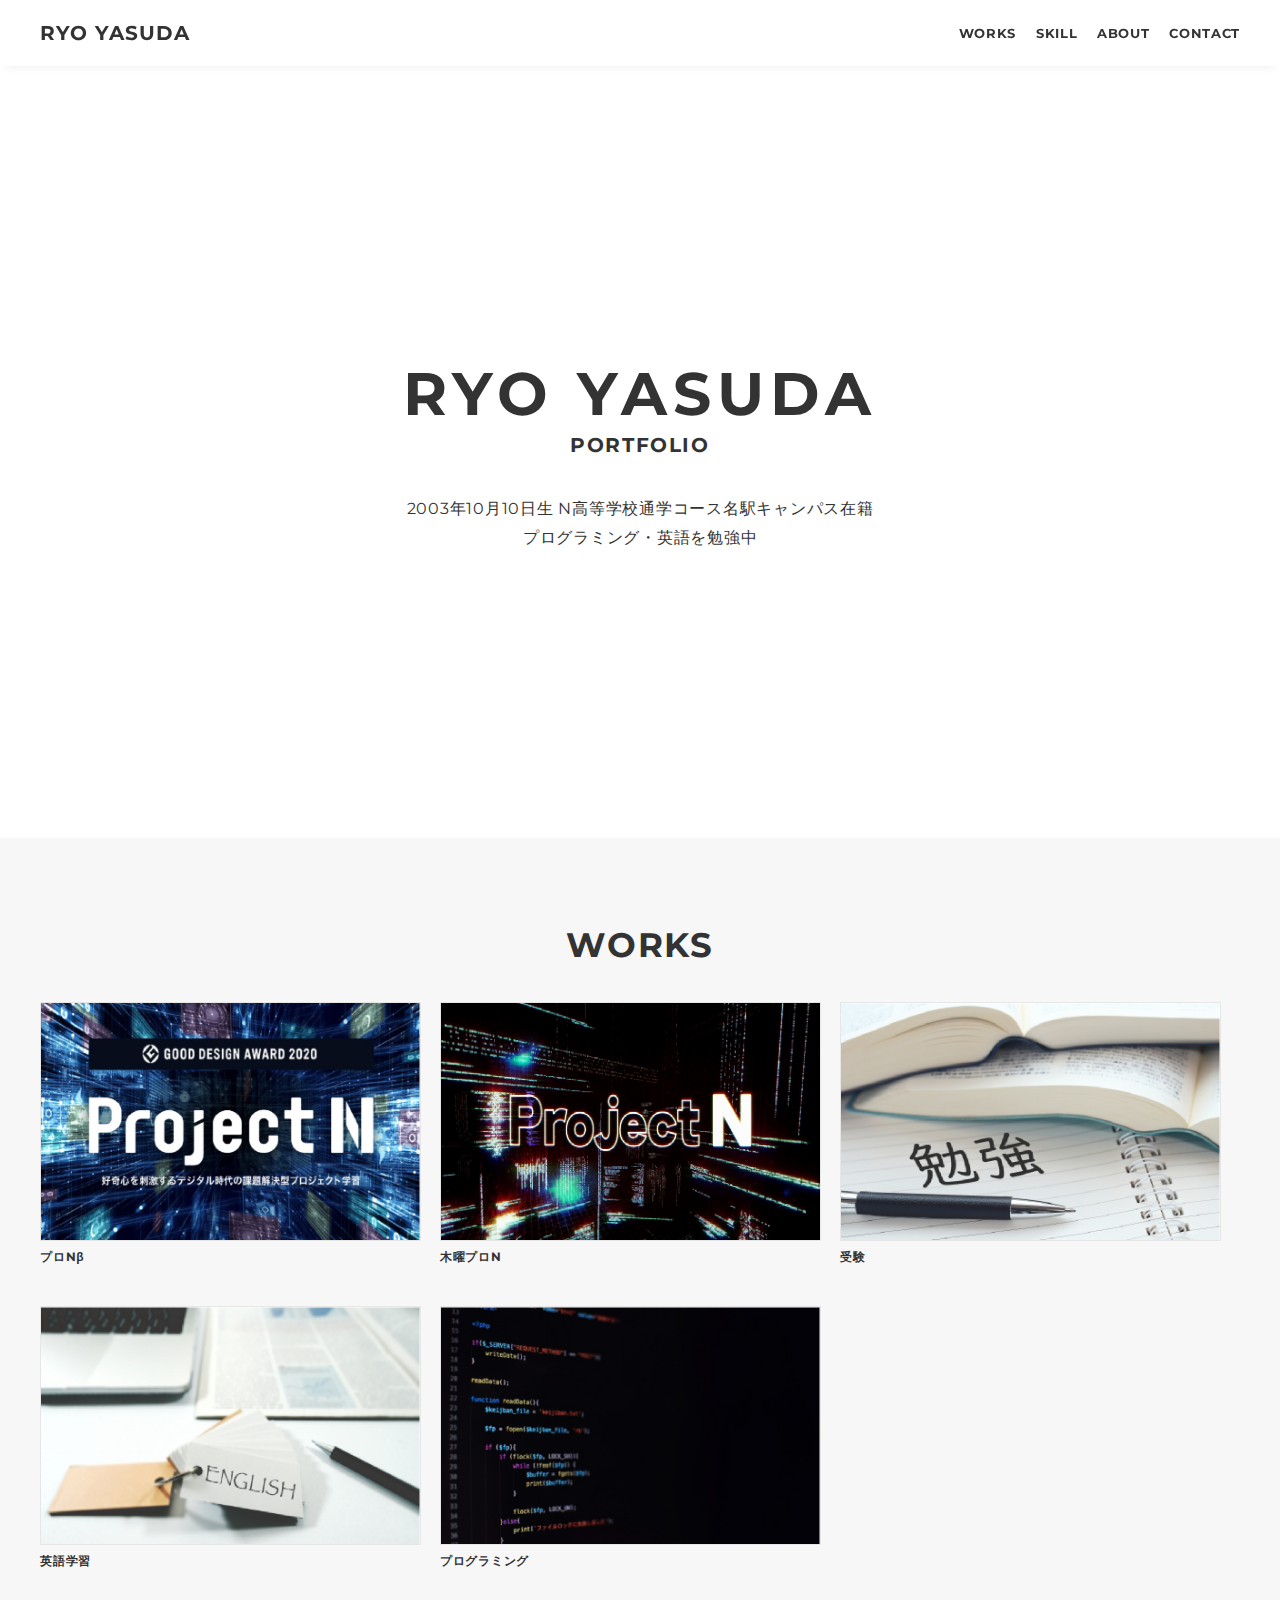
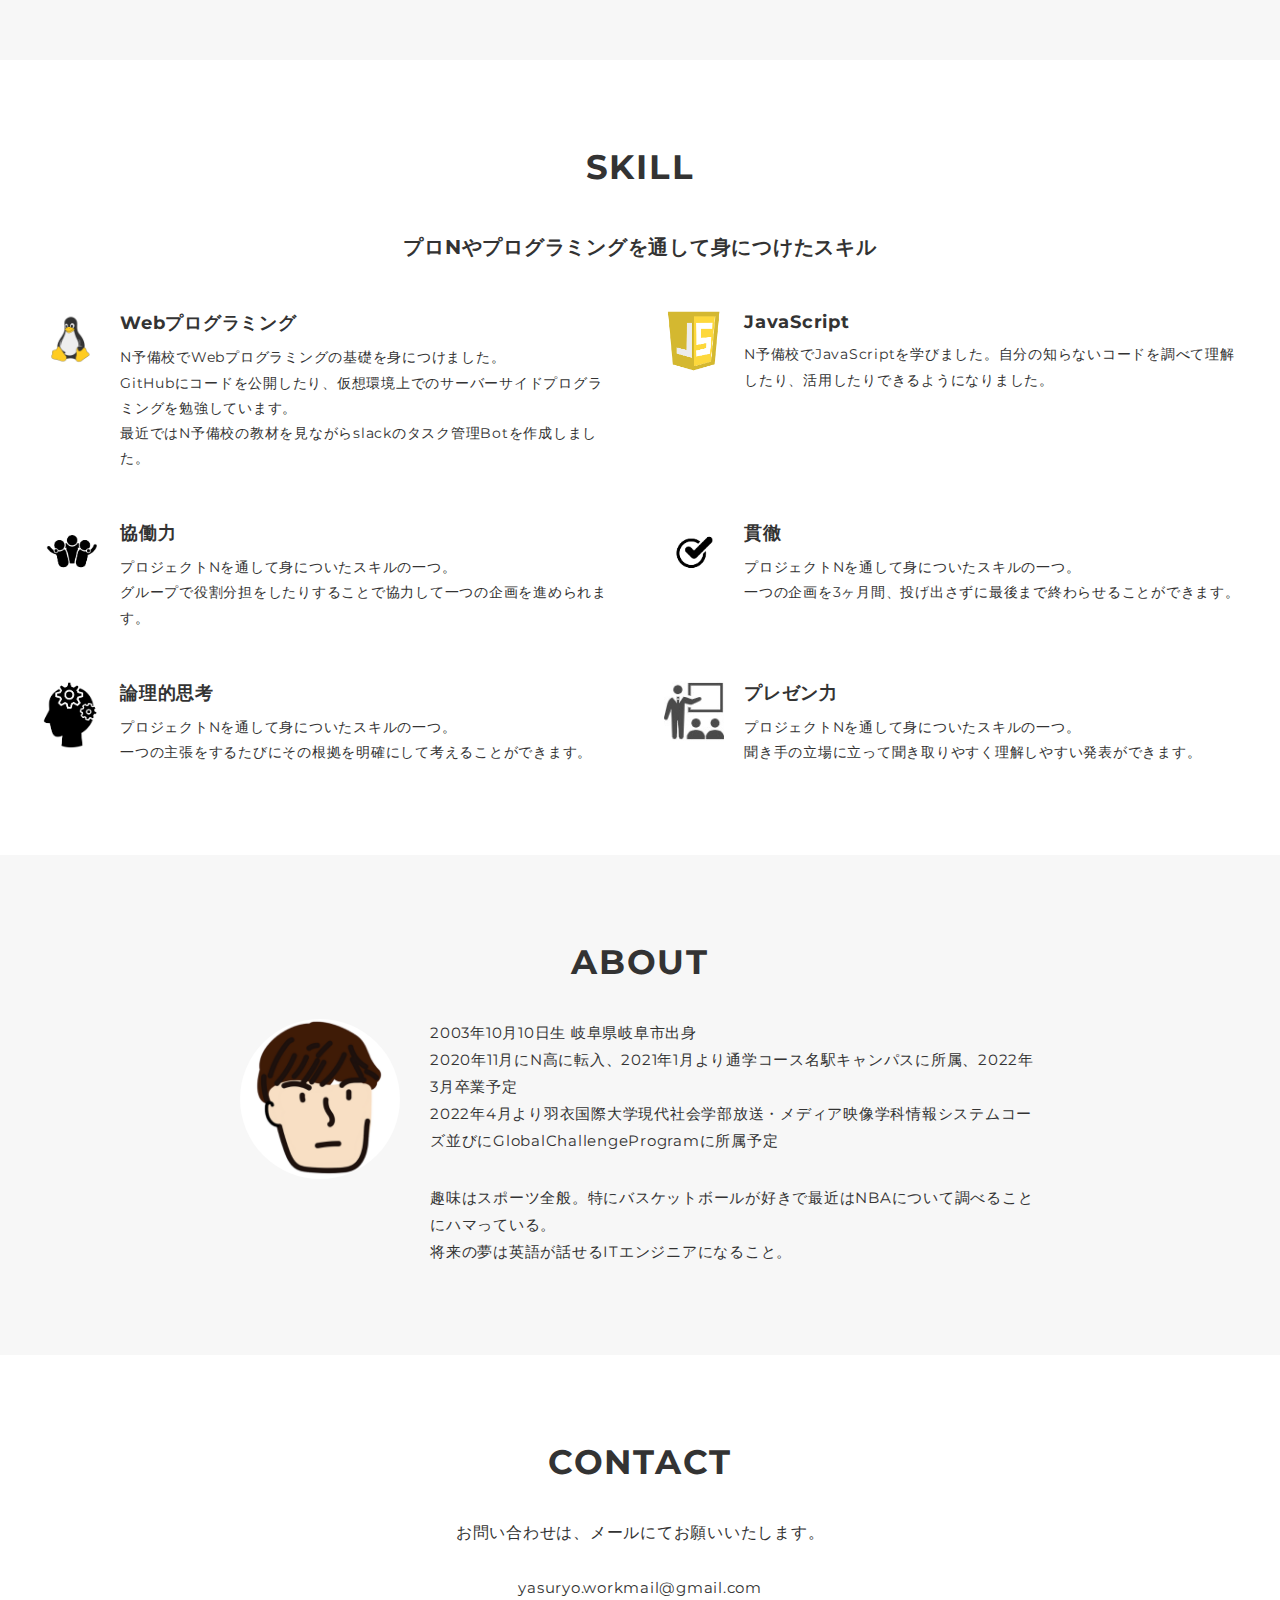
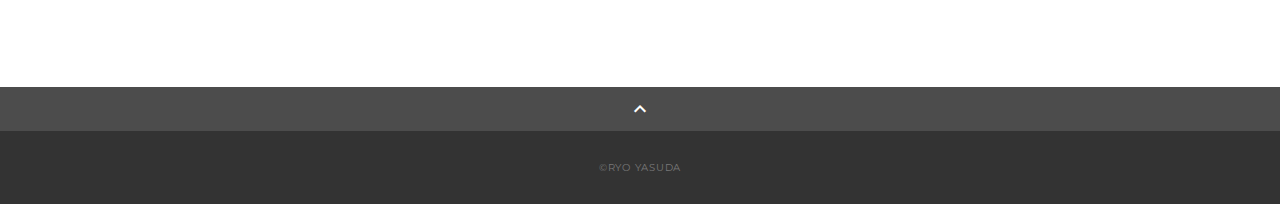
<file: index.html>
<!DOCTYPE html>
<html>
<head>
  <meta charset="utf-8">
  <meta name="viewport" content="width=device-width,initial-scale=1">
  <meta property='og:type' content='website'>
  <meta property='og:title' content='RYO YASUDA ポートフォリオ'>
  <meta property='og:url' content='URLが入る'>
  <meta property='og:description' content='RYO YASUDAのポートフォリオサイトです。'>
  <meta property="og:image" content="img/ogp.png">
  <meta name="description" content="RYO YASUDAのポートフォリオサイトです" />
  <title>RYO YASUDA ポートフォリオ</title>
  <link rel="preconnect" href="https://fonts.gstatic.com">
  <link href="https://fonts.googleapis.com/css2?family=Montserrat:wght@400;700&display=swap" rel="stylesheet">
  <link href="https://fonts.googleapis.com/css?family=Material+Icons+Outlined" rel="stylesheet">
  <link href="css/ress.css" media="all" rel="stylesheet" type="text/css" />
  <link href="css/style.css" media="all" rel="stylesheet" type="text/css" />
  <link rel="shortcut icon" href="img/favicon.ico" />
  <link rel=”canonical” href=”URLが入る” />
</head>

<body>
  <div class="wrapper">

    <!-- header -->
    <header class="header ">
      <div class="container">
        <h1 class="header-logo">
          <a href="index.html">RYO YASUDA</a>
        </h1>
        <nav class="gnav">
          <ul class="gnav-list">
            <li class="gnav-item"><a href="#works">WORKS</a></li>
            <li class="gnav-item"><a href="#skill">SKILL</a></li>
            <li class="gnav-item"><a href="#about">ABOUT</a></li>
            <li class="gnav-item"><a href="#contact">CONTACT</a></li>
          </ul>
        </nav>
      </div>
    </header>
    <!-- /header -->

    <main class="content">

      <!-- mv -->
      <div class="mv">
        <div class="mv-container">
          <p class="mv-title">RYO YASUDA</p>
          <p class="mv-subtitle">PORTFOLIO</p>
          <p class="mv-text">
            2003年10月10日生 N高等学校通学コース名駅キャンパス在籍<br class="sp-only"><br>
            プログラミング・英語を勉強中
            <br class="sp-only"><br>
          </p>
        </div>
      </div>
      <!-- /mv -->

      <!-- works -->
      <section class="works section" id="works">
        <div class="container">
          <h2 class="title">WORKS</h2>
          <div class="works-list">
            <a class="works-item" href="works-proNβ.html">
              <div class="works-img"><img src="img/プロジェクトN.png" alt="" /></div>
              <p class="works-name">プロNβ</p>
            </a>
            <a class="works-item" href="works-mokupuro.html">
              <div class="works-img"><img src="img/木曜プロN.jpg" alt="" /></div>
              <p class="works-name">木曜プロN</p>
            </a>
            <a class="works-item" href="works-juken.html">
              <div class="works-img"><img src="img/受験.png" alt="" /></div>
              <p class="works-name">受験</p>
            </a>
            <a class="works-item" href="works-English.html">
              <div class="works-img"><img src="img/英語学習.png" alt="" /></div>
              <p class="works-name">英語学習</p>
            </a>
            <a class="works-item" href="works-programming.html">
              <div class="works-img"><img src="img/プログラミング.png" alt="" /></div>
              <p class="works-name">プログラミング</p>
            </a>
          </div>
        </div>
      </section>
      <!-- /works -->

      <!-- skill -->
      <section class="skill section" id="skill">
        <div class="container">
          <h2 class="title">SKILL</h2>
          <div>
            <h3 class="skill-title">プロNやプログラミングを通して身につけたスキル</h3>
          </div>
          <div class="skill-list">
            <div class="skill-item">
              <p class="skill-img"><img src="img/linux_icon.png" alt=""></p>
              <div class="skill-body">
                <h3 class="skill-name">Webプログラミング</h3>
                <p class="skill-text">
                  N予備校でWebプログラミングの基礎を身につけました。<br>
                  GitHubにコードを公開したり、仮想環境上でのサーバーサイドプログラミングを勉強しています。<br>
                  最近ではN予備校の教材を見ながらslackのタスク管理Botを作成しました。
                </p>
              </div>
            </div>
            <div class="skill-item">
              <p class="skill-img"><img src="img/JavaScript-icon.png" alt=""></p>
              <div class="skill-body">
                <h3 class="skill-name">JavaScript</h3>
                <p class="skill-text">
                  N予備校でJavaScriptを学びました。自分の知らないコードを調べて理解したり、活用したりできるようになりました。
                </p>
              </div>
            </div>
            <div class="skill-item">
              <p class="skill-img"><img src="img/協働力.jpg" alt=""></p>
              <div class="skill-body">
                <h3 class="skill-name">協働力</h3>
                <p class="skill-text">
                  プロジェクトNを通して身についたスキルの一つ。<br>グループで役割分担をしたりすることで協力して一つの企画を進められます。
                </p>
              </div>
            </div>
            <div class="skill-item">
              <p class="skill-img"><img src="img/完徹.jpg" alt=""></p>
              <div class="skill-body">
                <h3 class="skill-name">貫徹</h3>
                <p class="skill-text">
                  プロジェクトNを通して身についたスキルの一つ。<br>一つの企画を3ヶ月間、投げ出さずに最後まで終わらせることができます。
                </p>
              </div>
            </div>
            <div class="skill-item">
              <p class="skill-img"><img src="img/論理的思考.jpg" alt=""></p>
              <div class="skill-body">
                <h3 class="skill-name">論理的思考</h3>
                <p class="skill-text">
                  プロジェクトNを通して身についたスキルの一つ。<br>一つの主張をするたびにその根拠を明確にして考えることができます。
                </p>
              </div>
            </div>
            <div class="skill-item">
              <p class="skill-img"><img src="img/プレゼンテーションアイコン.jpeg" alt=""></p>
              <div class="skill-body">
                <h3 class="skill-name">プレゼン力</h3>
                <p class="skill-text">
                  プロジェクトNを通して身についたスキルの一つ。<br>聞き手の立場に立って聞き取りやすく理解しやすい発表ができます。
                </p>
              </div>
            </div>
          </div>
        </div>
      </section>
      <!-- /skill -->

      <!-- about -->
      <section class="about section" id="about">
        <div class="container">
          <h2 class="title">ABOUT</h2>
          <div class="profile">
            <p class="profile-img">
              <img src="img/icon.png" alt="">
            </p>
            <div class="profile-body">
              <p>
                2003年10月10日生 岐阜県岐阜市出身<br>
                2020年11月にN高に転入、2021年1月より通学コース名駅キャンパスに所属、2022年3月卒業予定<br>
                2022年4月より羽衣国際大学現代社会学部放送・メディア映像学科情報システムコーズ並びにGlobalChallengeProgramに所属予定
              </p>
              <p>
                趣味はスポーツ全般。特にバスケットボールが好きで最近はNBAについて調べることにハマっている。<br>
                将来の夢は英語が話せるITエンジニアになること。
              </p>
            </div>
          </div>
        </div>
      </section>
      <!-- /about -->

      <!-- contact -->
      <section class="contact section" id="contact">
        <div class="container">
          <h2 class="title">CONTACT</h2>
          <p class="lead">
            お問い合わせは、<br class="sp-only">メールにてお願いいたします。
          </p>
          <div class="contact-list">
            <span class="contact-item">yasuryo.workmail@gmail.com</span>
          </div>
        </div>
      </section>
      <!-- /contact -->
      <div class="page-top" id="js-page-top">
        <span class="material-icons-outlined">expand_less</span>
      </div>
    </main>

    <!-- footer -->
    <footer class="footer">
      <div class="copyright">&copy;RYO YASUDA</div>
    </footer>
    <!-- /footer -->

  </div>
  <script src="https://ajax.googleapis.com/ajax/libs/jquery/3.6.0/jquery.min.js"></script>
  <script type='text/javascript' src="js/script.js"></script>
</body>
</html>
</file>
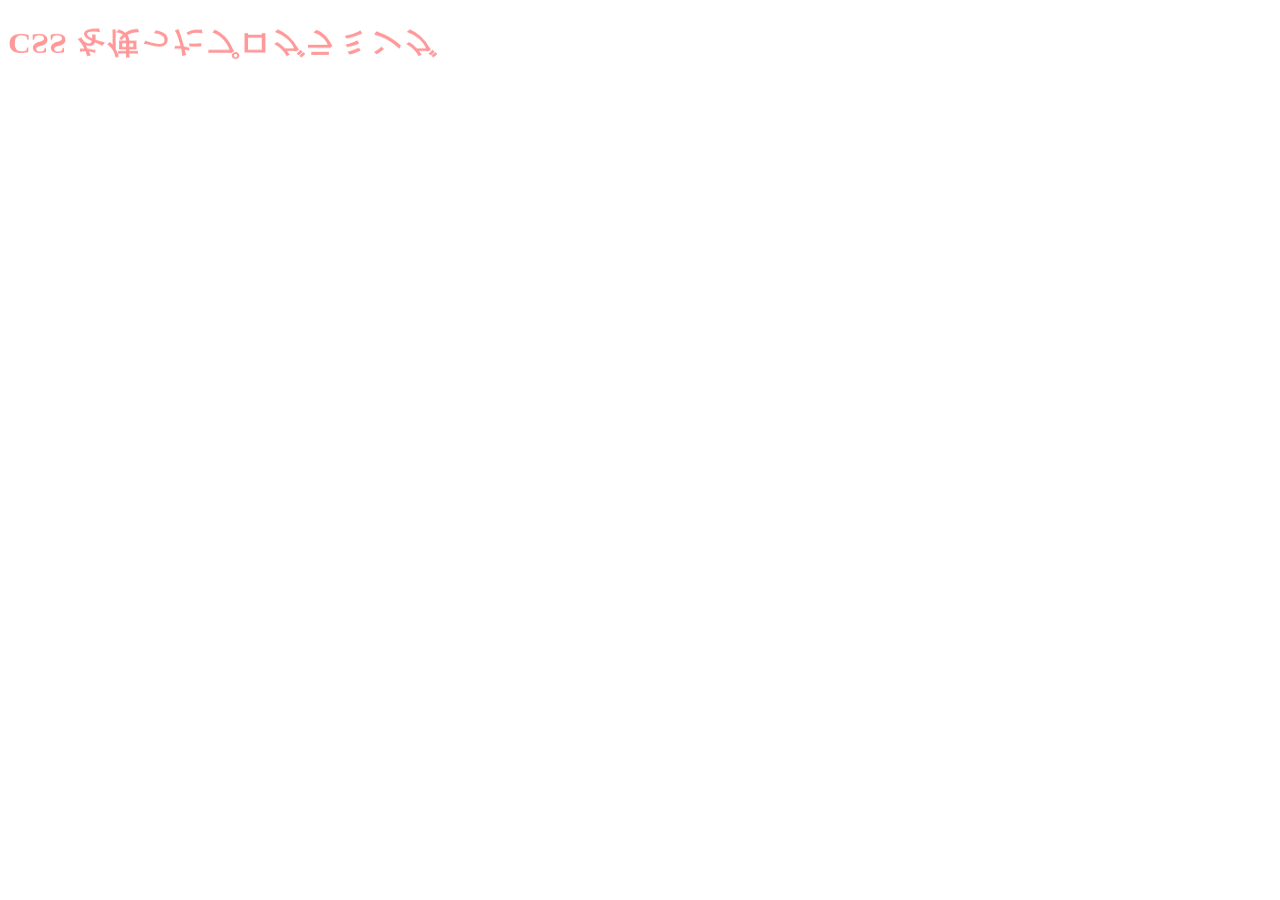
<file: css-programming.html>
<!DOCTYPE html>
<html lang="ja">
<head>
    <meta charset="UTF-8">
    <meta http-equiv="X-UA-Compatible" content="IE=edge">
    <meta name="viewport" content="width=device-width, initial-scale=1.0">
    <title>css を使ったプログラミング</title>
    <link rel="stylesheet" href="css/css-programming.css">
</head>
<body>
    <h1 id="header" class="face">CSS を使ったプログラミング</h1>
    <script src="js/animation.js"></script>
</body>
</html>
</file>
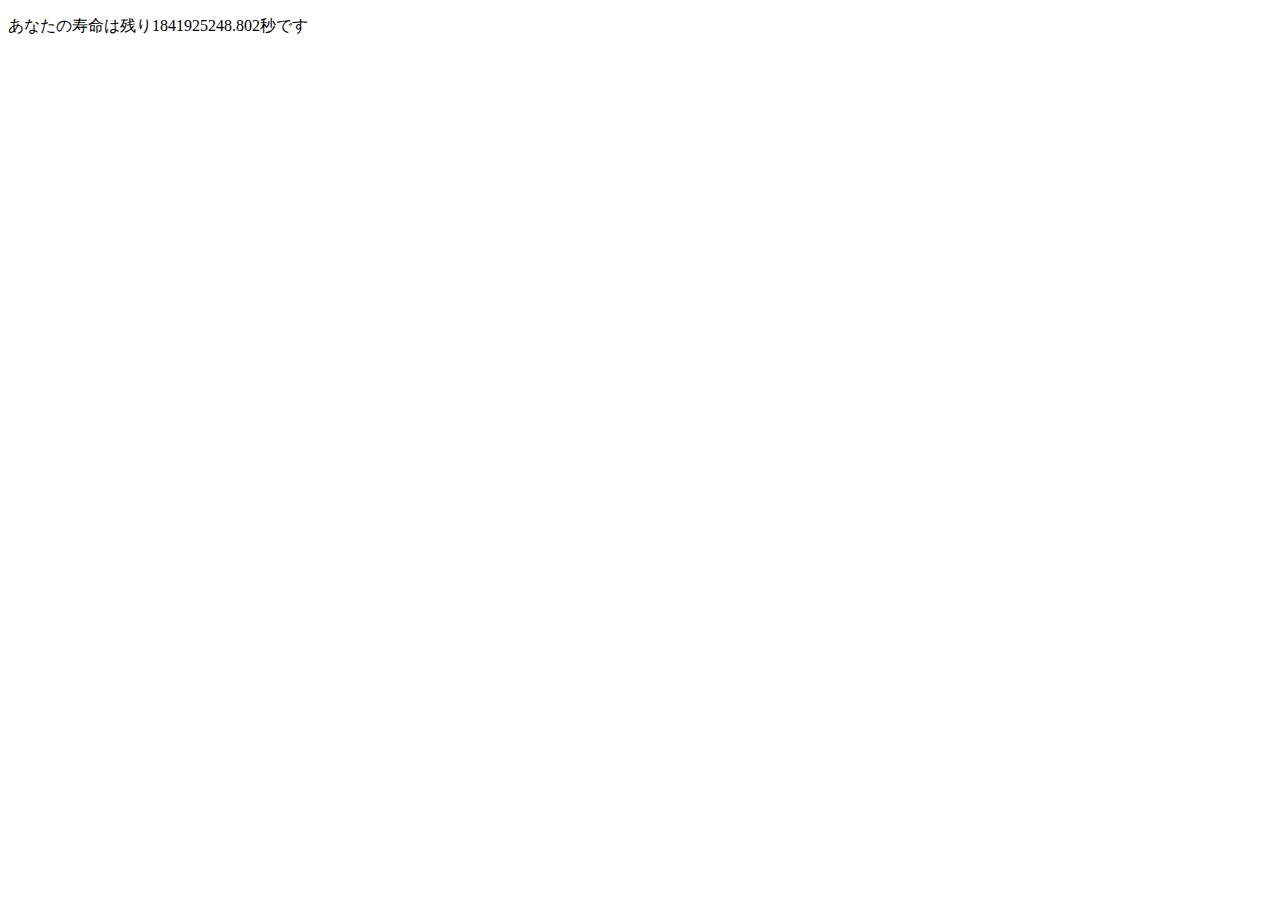
<file: js-function.html>
<!DOCTYPE html>
<html lang="ja">
<head>
    <meta charset="UTF-8">
    <meta http-equiv="X-UA-Compatible" content="IE=edge">
    <meta name="viewport" content="width=device-width, initial-scale=1.0">
    <title>JavaScript の関数</title>
</head>
<body>
    <p id="birth-time"></p>
    <script src="js/function.js"></script>
</body>
</html>
</file>
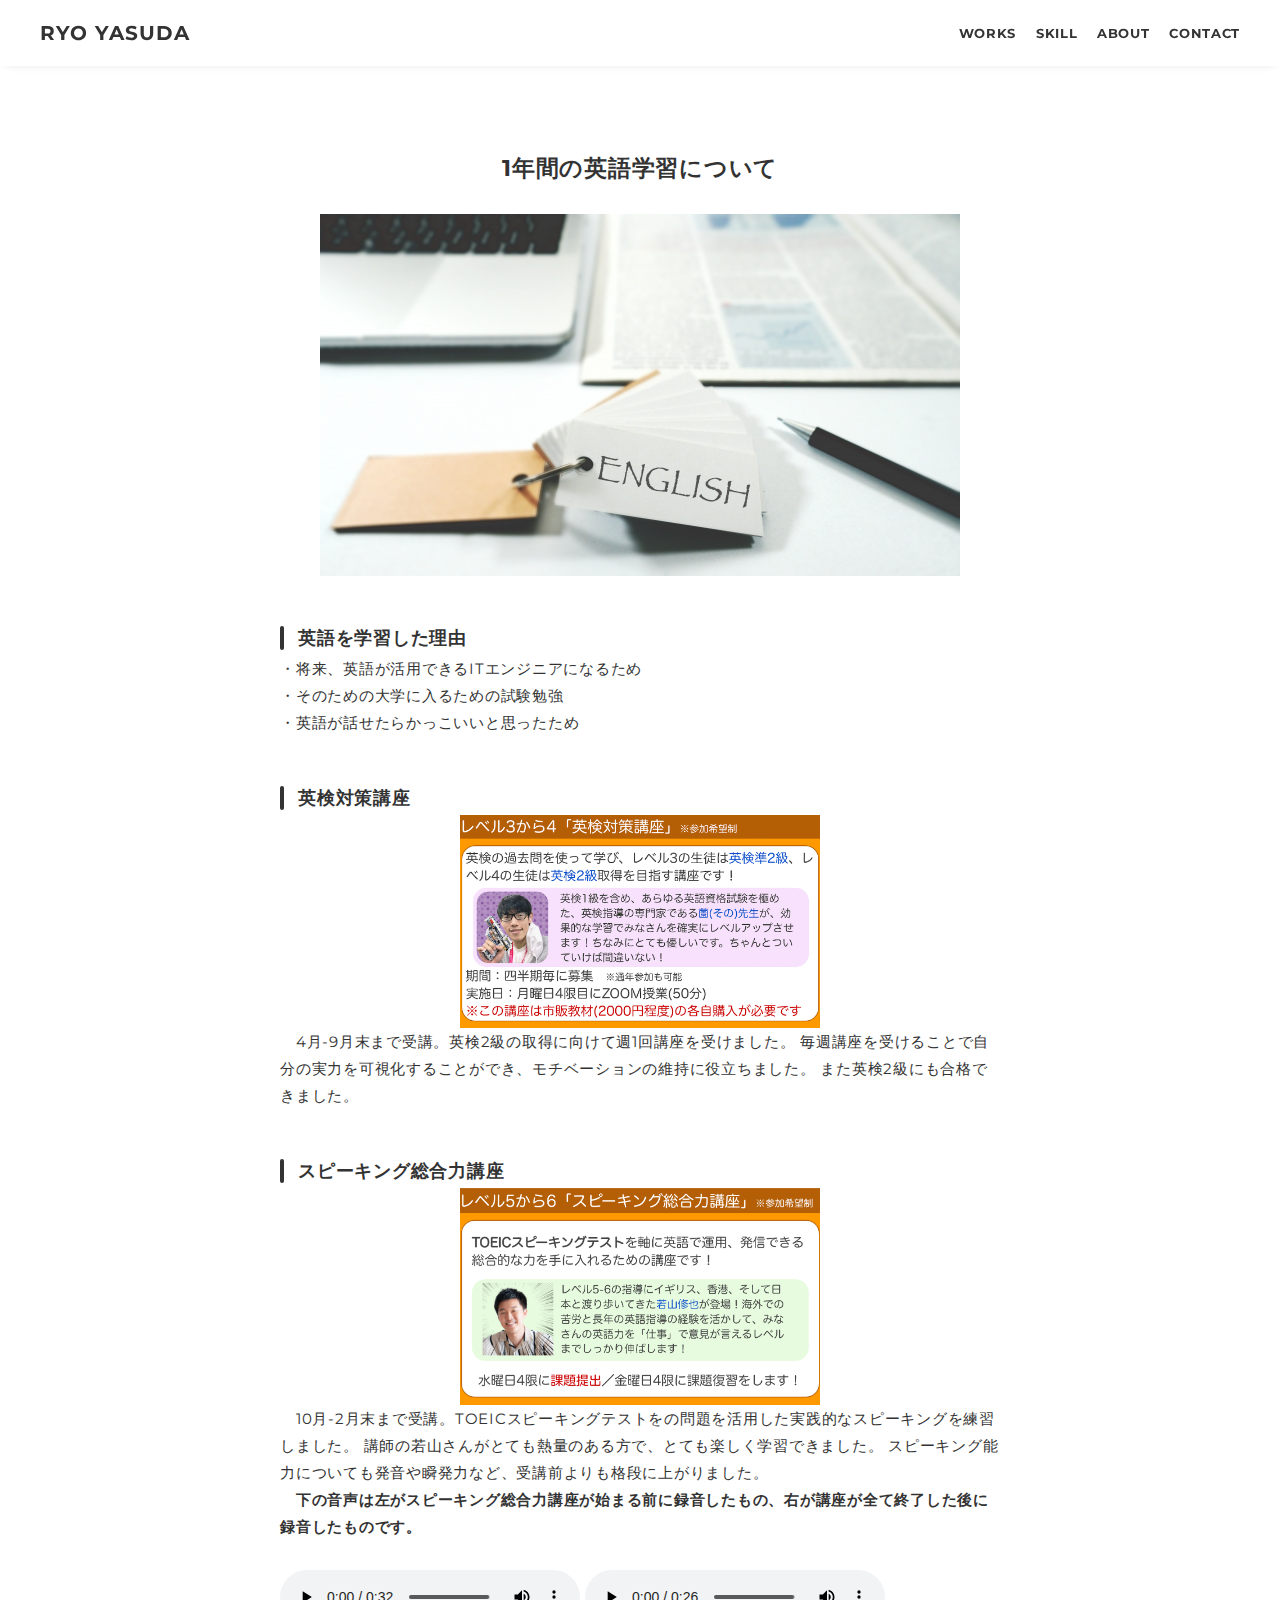
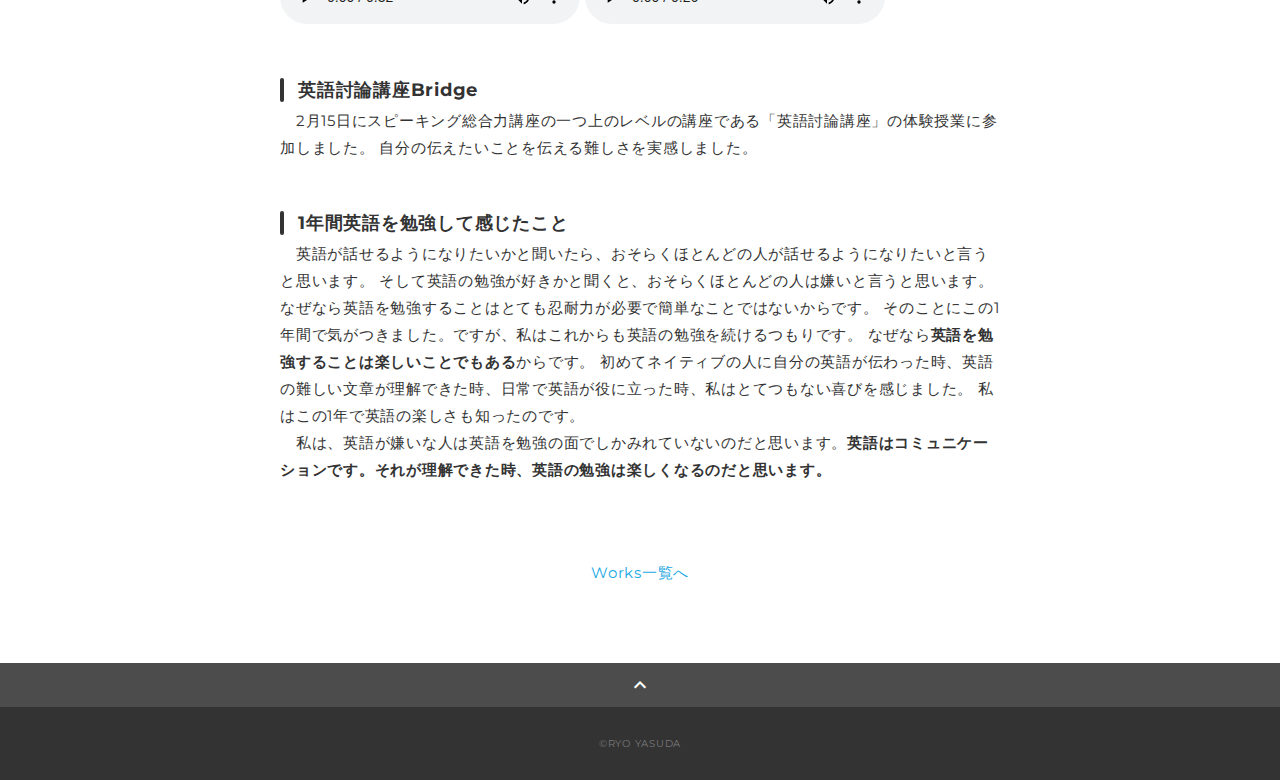
<file: works-English.html>
<!DOCTYPE html>
<html>

<head>
  <meta charset="utf-8">
  <meta name="viewport" content="width=device-width,initial-scale=1.0,user-scalable=no">
  <meta property='og:type' content='website'>
  <meta property='og:title' content='RYO YASUDA ポートフォリオ'>
  <meta property='og:url' content='URLが入る'>
  <meta property='og:description' content='RYO YASUDAのポートフォリオサイトです。'>
  <meta property="og:image" content="img/ogp.png">
  <meta name="description" content="RYO YASUDAのポートフォリオサイトです" />
  <title>RYO YASUDA ポートフォリオ</title>
  <link rel="preconnect" href="https://fonts.gstatic.com">
  <link href="https://fonts.googleapis.com/css2?family=Montserrat:wght@400;700&display=swap" rel="stylesheet">
  <link href="https://fonts.googleapis.com/css?family=Material+Icons+Outlined" rel="stylesheet">
  <link href="css/ress.css" media="all" rel="stylesheet" type="text/css" />
  <link href="css/style.css" media="all" rel="stylesheet" type="text/css" />
  <link rel="shortcut icon" href="img/favicon.ico" />
  <link rel=”canonical” href=”URLが入る” />
</head>

<body>
  <div class="wrapper">

    <!-- header -->
    <header class="header ">
      <div class="container">
        <h1 class="header-logo">
          <a href="index.html">RYO YASUDA</a>
        </h1>
        <nav class="gnav">
          <ul class="gnav-list">
            <li class="gnav-item"><a
                href="index.html#works">WORKS</a></li>
            <li class="gnav-item"><a
                href="index.html#skill">SKILL</a></li>
            <li class="gnav-item"><a
                href="index.html#about">ABOUT</a></li>
            <li class="gnav-item"><a
                href="index.html#contact">CONTACT</a></li>
          </ul>
        </nav>
      </div>
    </header>
    <!-- /header -->

    <main class="content">

      <article class="article">
        <div class="article-container">
          <h2 class="article-title">1年間の英語学習について</h2>
          <div class="article-body">
            <div class="workTitlePicture">
              <p>
                <img src="img/英語学習.jpg" alt="">
              </p>
            </div>

            <h3>英語を学習した理由</h3>
            <p>
              ・将来、英語が活用できるITエンジニアになるため<br>
              ・そのための大学に入るための試験勉強<br>
              ・英語が話せたらかっこいいと思ったため
            </p>
            <h3>英検対策講座</h3>
            <div class="workPicture">
              <img
                src="img/英検対策講座.png"
                alt="英検対策講座の紹介画像">
            </div>
            <p>
              　4月-9月末まで受講。英検2級の取得に向けて週1回講座を受けました。
              毎週講座を受けることで自分の実力を可視化することができ、モチベーションの維持に役立ちました。
              また英検2級にも合格できました。
            </p>
            <h3>スピーキング総合力講座</h3>
            <div class="workPicture">
              <img
                src="img/スピーキング総合力講座.png"
                alt="スピーキング総合力講座">
            </div>
            <p>
              　10月-2月末まで受講。TOEICスピーキングテストをの問題を活用した実践的なスピーキングを練習しました。
              講師の若山さんがとても熱量のある方で、とても楽しく学習できました。
              スピーキング能力についても発音や瞬発力など、受講前よりも格段に上がりました。<br>
              <b>
                　下の音声は左がスピーキング総合力講座が始まる前に録音したもの、右が講座が全て終了した後に録音したものです。
              </b>
            </p>
            <audio src="img/最初の音読.mp3" controls></audio>
            <audio src="img/最後の音読.mp3" controls></audio>
            <h3>英語討論講座Bridge</h3>
            <p>
              　2月15日にスピーキング総合力講座の一つ上のレベルの講座である「英語討論講座」の体験授業に参加しました。
              自分の伝えたいことを伝える難しさを実感しました。
            </p>

            <h3>
              1年間英語を勉強して感じたこと
            </h3>
            <p>
              　英語が話せるようになりたいかと聞いたら、おそらくほとんどの人が話せるようになりたいと言うと思います。
              そして英語の勉強が好きかと聞くと、おそらくほとんどの人は嫌いと言うと思います。
              なぜなら英語を勉強することはとても忍耐力が必要で簡単なことではないからです。
              そのことにこの1年間で気がつきました。ですが、私はこれからも英語の勉強を続けるつもりです。
              なぜなら<b>英語を勉強することは楽しいことでもある</b>からです。
              初めてネイティブの人に自分の英語が伝わった時、英語の難しい文章が理解できた時、日常で英語が役に立った時、私はとてつもない喜びを感じました。
              私はこの1年で英語の楽しさも知ったのです。<br>
              　私は、英語が嫌いな人は英語を勉強の面でしかみれていないのだと思います。<b>英語はコミュニケーションです。それが理解できた時、英語の勉強は楽しくなるのだと思います。</b>
            </p>
          </div>
          <div class="home-link">
            <a href="index.html#works">Works一覧へ</a>
          </div>
        </div>
      </article>

      <div class="page-top" id="js-page-top">
        <span class="material-icons-outlined">expand_less</span>
      </div>
    </main>

    <!-- footer -->
    <footer class="footer">
      <div class="copyright">&copy;RYO YASUDA</div>
    </footer>
    <!-- /footer -->

  </div>
  <script src="https://ajax.googleapis.com/ajax/libs/jquery/3.5.1/jquery.min.js"></script>
  <script type='text/javascript' src="js/script.js"></script>
</body>

</html>
</file>
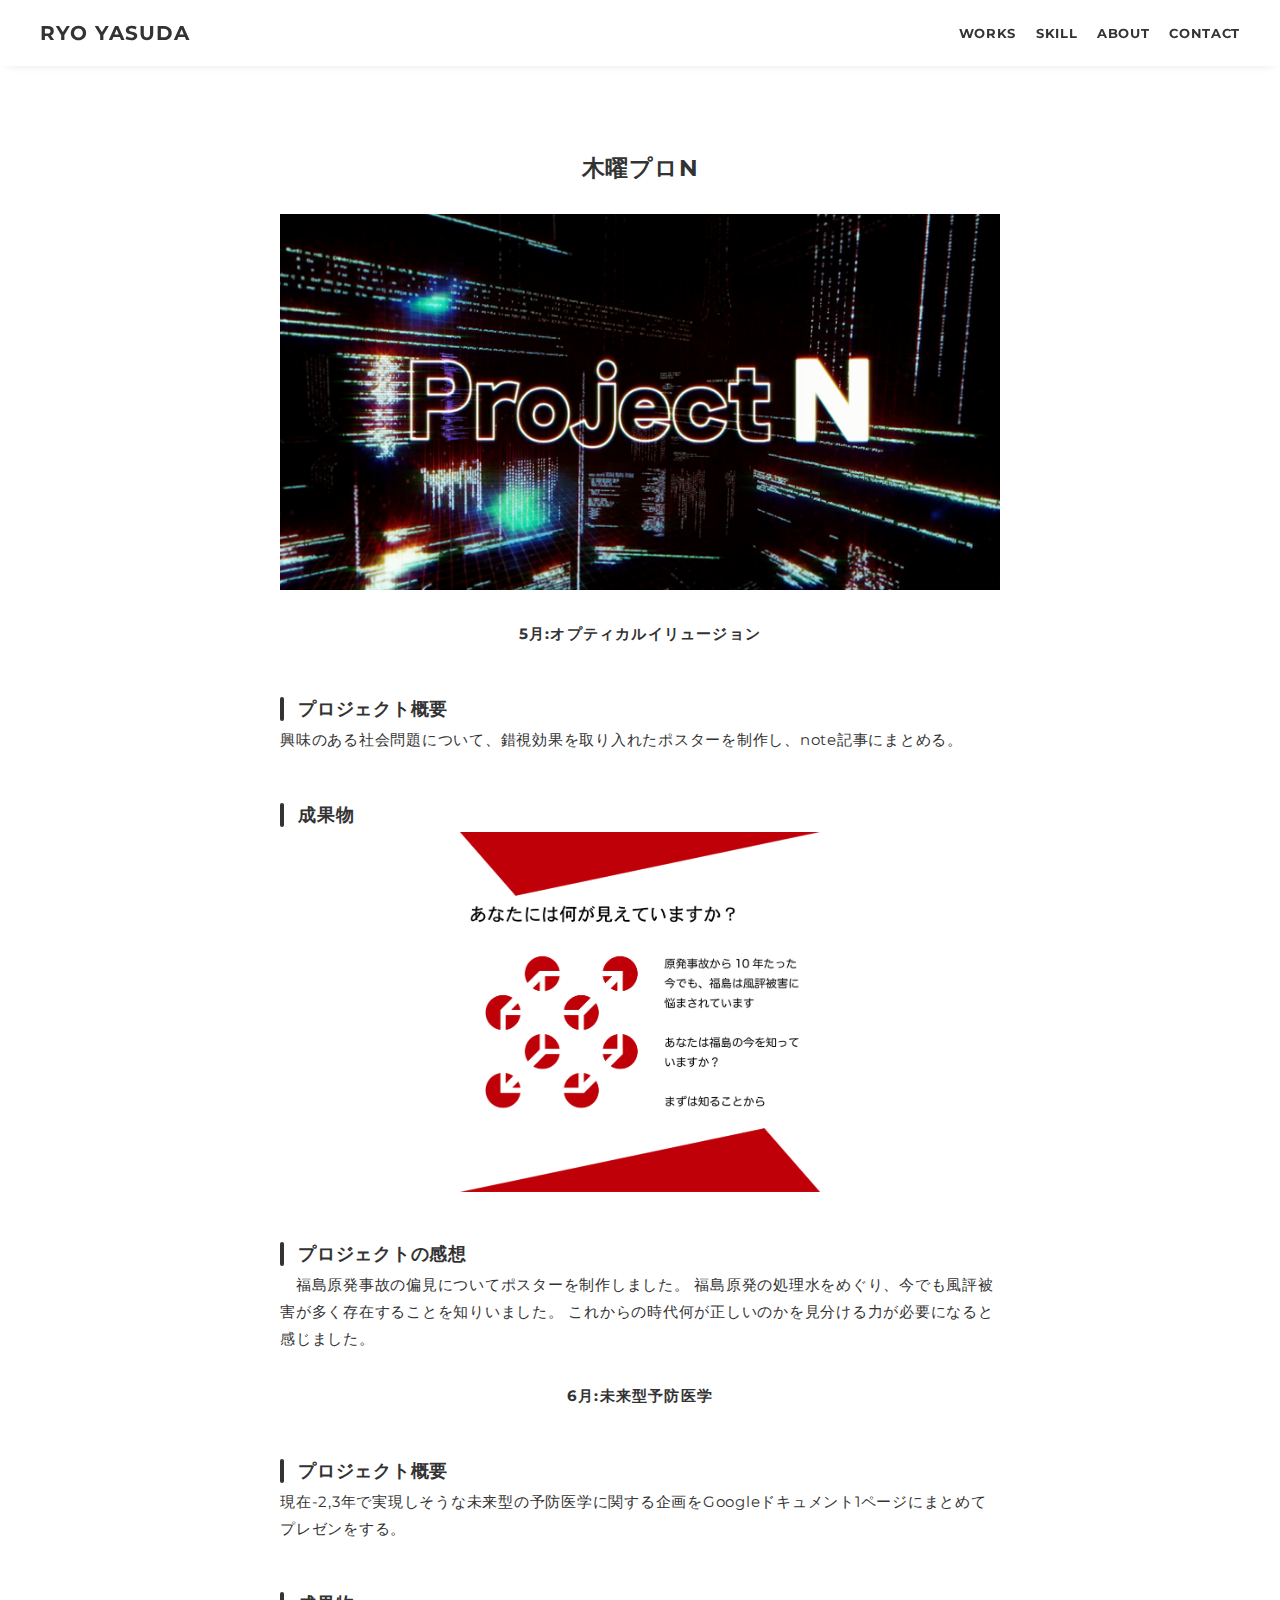
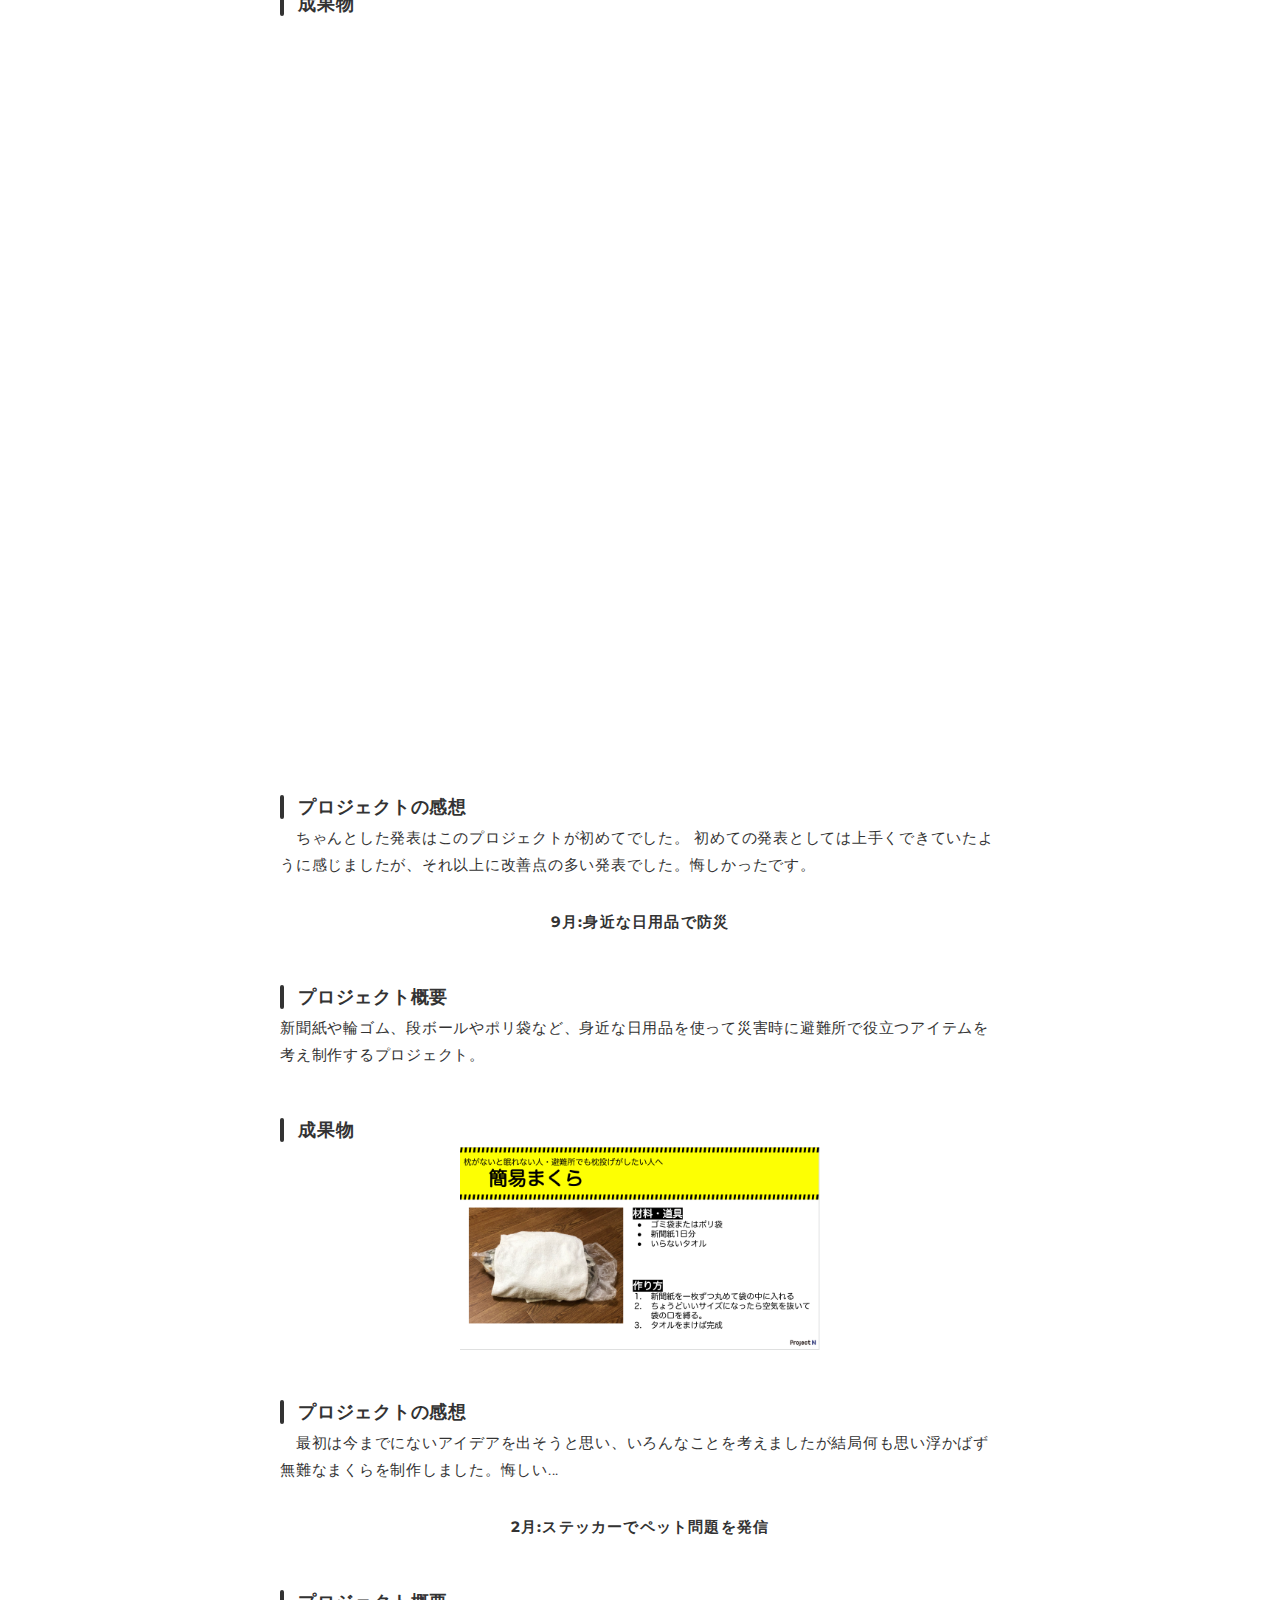
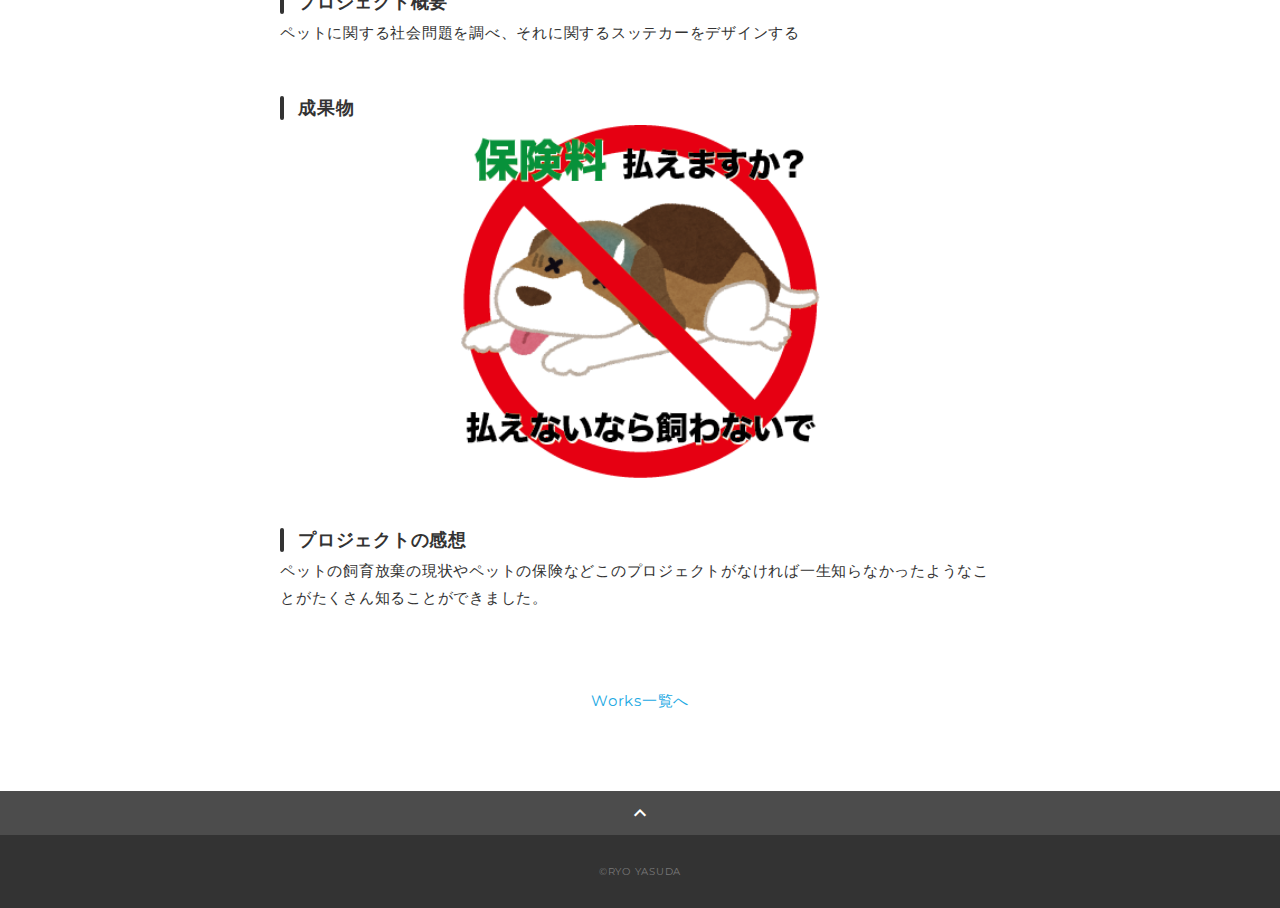
<file: works-mokupuro.html>
<!DOCTYPE html>
<html>
<head>
  <meta charset="utf-8">
  <meta name="viewport" content="width=device-width,initial-scale=1.0,user-scalable=no">
  <meta property='og:type' content='website'>
  <meta property='og:title' content='RYO YASUDA ポートフォリオ'>
  <meta property='og:url' content='URLが入る'>
  <meta property='og:description' content='RYO YASUDAのポートフォリオサイトです。'>
  <meta property="og:image" content="img/ogp.png">
  <meta name="description" content="RYO YASUDAのポートフォリオサイトです" />
  <title>RYO YASUDA ポートフォリオ</title>
  <link rel="preconnect" href="https://fonts.gstatic.com">
  <link href="https://fonts.googleapis.com/css2?family=Montserrat:wght@400;700&display=swap" rel="stylesheet">
  <link href="https://fonts.googleapis.com/css?family=Material+Icons+Outlined" rel="stylesheet">
  <link href="css/ress.css" media="all" rel="stylesheet" type="text/css" />
  <link href="css/style.css" media="all" rel="stylesheet" type="text/css" />
  <link rel="shortcut icon" href="img/favicon.ico" />
  <link rel=”canonical” href=”URLが入る” />
</head>

<body>
  <div class="wrapper">

    <!-- header -->
    <header class="header ">
      <div class="container">
        <h1 class="header-logo">
          <a href="https://yasu-ryo-n.github.io/githubpage_portfolio/index.html">RYO YASUDA</a>
        </h1>
        <nav class="gnav">
          <ul class="gnav-list">
            <li class="gnav-item"><a href="https://yasu-ryo-n.github.io/githubpage_portfolio/index.html#works">WORKS</a></li>
            <li class="gnav-item"><a href="https://yasu-ryo-n.github.io/githubpage_portfolio/index.html#skill">SKILL</a></li>
            <li class="gnav-item"><a href="https://yasu-ryo-n.github.io/githubpage_portfolio/index.html#about">ABOUT</a></li>
            <li class="gnav-item"><a href="https://yasu-ryo-n.github.io/githubpage_portfolio/index.html#contact">CONTACT</a></li>
          </ul>
        </nav>
      </div>
    </header>
    <!-- /header -->

    <main class="content">

      <article class="article">
        <div class="article-container">
          <h2 class="article-title">木曜プロN</h2>
          <div class="article-body">
            <p>
              <img src="img/木曜プロN.png" alt="">
            </p>
            <!-- 5月 -->
            <p class="mv-subtitle">
              5月:オプティカルイリュージョン
            </p>
            <h3>プロジェクト概要</h3>
            <p>
              興味のある社会問題について、錯視効果を取り入れたポスターを制作し、note記事にまとめる。
            </p>
            <h3>成果物</h3>
            <div class="workPicture">
              <p"><img src="img/安田僚_広告画.png" alt="写真"></p>
            </div>
            <h3>プロジェクトの感想</h3>
            <p>　福島原発事故の偏見についてポスターを制作しました。
              福島原発の処理水をめぐり、今でも風評被害が多く存在することを知りいました。
              これからの時代何が正しいのかを見分ける力が必要になると感じました。</p>
            <!-- 6月 -->
            <p class="mv-subtitle">
              6月:未来型予防医学
            </p>
            <h3>プロジェクト概要</h3>
            <p>現在-2,3年で実現しそうな未来型の予防医学に関する企画をGoogleドキュメント1ページにまとめてプレゼンをする。</p>
            <h3>成果物</h3>
            <iframe src="img/【名駅キャンパス Dチーム】_【提案書フォーマット】_未来型予防医学プロジェクト_6月木プロ2021年度.pdf" frameborder="0"></iframe>
            <h3>プロジェクトの感想</h3>
            <p>
              　ちゃんとした発表はこのプロジェクトが初めてでした。
              初めての発表としては上手くできていたように感じましたが、それ以上に改善点の多い発表でした。悔しかったです。
            </p>
            <!-- 9月 -->
            <p class="mv-subtitle">
              9月:身近な日用品で防災
            </p>
            <h3>プロジェクト概要</h3>
            <p>
              新聞紙や輪ゴム、段ボールやポリ袋など、身近な日用品を使って災害時に避難所で役立つアイテムを考え制作するプロジェクト。
            </p>
            <h3>成果物</h3>
            <div class="workPicture">
              <p"><img src="img/木プロ_簡易枕.png" alt="写真"></p>
            </div>
            <h3>プロジェクトの感想</h3>
            <p>
              　最初は今までにないアイデアを出そうと思い、いろんなことを考えましたが結局何も思い浮かばず無難なまくらを制作しました。悔しい...
            </p>
            <!-- 2月 -->
            <p class="mv-subtitle">
              2月:ステッカーでペット問題を発信
            </p>
            <h3>プロジェクト概要</h3>
            <p>
              ペットに関する社会問題を調べ、それに関するスッテカーをデザインする
            </p>
            <h3>成果物</h3>
            <div class="workPicture">
              <p><img src="img/名駅_安田僚.png" alt="写真"></p>
            </div>
            <h3>プロジェクトの感想</h3>
            <p>
              ペットの飼育放棄の現状やペットの保険などこのプロジェクトがなければ一生知らなかったようなことがたくさん知ることができました。
            </p>
          </div>
          <div class="home-link">
            <a href="https://yasu-ryo-n.github.io/githubpage_portfolio/index.html#works">Works一覧へ</a>
          </div>
        </div>
      </article>

      <div class="page-top" id="js-page-top">
        <span class="material-icons-outlined">expand_less</span>
      </div>
    </main>

    <!-- footer -->
    <footer class="footer">
      <div class="copyright">&copy;RYO YASUDA</div>
    </footer>
    <!-- /footer -->

  </div>
  <script src="https://ajax.googleapis.com/ajax/libs/jquery/3.5.1/jquery.min.js"></script>
  <script type='text/javascript' src="js/script.js"></script>
</body>
</html>
</file>
<file: css/ress.css>
/*!
 * ress.css • v3.0.1
 * MIT License
 * github.com/filipelinhares/ress
 */

/* # =================================================================
   # Global selectors
   # ================================================================= */

html {
  box-sizing: border-box;
  word-break: normal;
  -moz-tab-size: 4;
  tab-size: 4;

  -webkit-text-size-adjust: 100%; /* Prevent adjustments of font size after orientation changes in iOS */
}

*,
::before,
::after {
  box-sizing: inherit;
  background-repeat: no-repeat; /* Set `background-repeat: no-repeat` to all elements and pseudo elements */
}

::before,
::after {
  vertical-align: inherit;
  text-decoration: inherit; /* Inherit text-decoration and vertical align to ::before and ::after pseudo elements */
}

* {
  margin: 0;
  padding: 0; /* Reset `padding` and `margin` of all elements */
}

/* # =================================================================
   # General elements
   # ================================================================= */

hr {
  overflow: visible; /* Show the overflow in Edge and IE */
  height: 0; /* Add the correct box sizing in Firefox */
}

details,
main {
  display: block; /* Render the `main` element consistently in IE. */
}

summary {
  display: list-item; /* Add the correct display in all browsers */
}

small {
  font-size: 80%; /* Set font-size to 80% in `small` elements */
}

[hidden] {
  display: none; /* Add the correct display in IE */
}

abbr[title] {
  /* Add the correct text decoration in Chrome, Edge, IE, Opera, and Safari */
  text-decoration: underline;
  text-decoration: underline dotted;
  border-bottom: none; /* Remove the bottom border in Chrome 57 */
}

a {
  background-color: transparent; /* Remove the gray background on active links in IE 10 */
}

a:active,
a:hover {
  outline-width: 0; /* Remove the outline when hovering in all browsers */
}

code,
kbd,
pre,
samp {
  font-family: monospace, monospace; /* Specify the font family of code elements */
}

pre {
  font-size: 1em; /* Correct the odd `em` font sizing in all browsers */
}

b,
strong {
  font-weight: bolder; /* Add the correct font weight in Chrome, Edge, and Safari */
}

/* https://gist.github.com/unruthless/413930 */
sub,
sup {
  position: relative;
  font-size: 75%;
  line-height: 0;
  vertical-align: baseline;
}

sub {
  bottom: -.25em;
}

sup {
  top: -.5em;
}

/* # =================================================================
   # Forms
   # ================================================================= */

input {
  border-radius: 0;
}

/* Replace pointer cursor in disabled elements */
[disabled] {
  cursor: default;
}

[type="number"]::-webkit-container-spin-button,
[type="number"]::-webkit-outer-spin-button {
  height: auto; /* Correct the cursor style of increment and decrement buttons in Chrome */
}

[type="search"] {
  outline-offset: -2px; /* Correct the outline style in Safari */

  -webkit-appearance: textfield; /* Correct the odd appearance in Chrome and Safari */
}

[type="search"]::-webkit-search-decoration {
  -webkit-appearance: none; /* Remove the container padding in Chrome and Safari on macOS */
}

textarea {
  overflow: auto; /* Internet Explorer 11+ */
  resize: vertical; /* Specify textarea resizability */
}

button,
input,
optgroup,
select,
textarea {
  font: inherit; /* Specify font inheritance of form elements */
}

optgroup {
  font-weight: bold; /* Restore the font weight unset by the previous rule */
}

button {
  overflow: visible; /* Address `overflow` set to `hidden` in IE 8/9/10/11 */
}

button,
select {
  text-transform: none; /* Firefox 40+, Internet Explorer 11- */
}

/* Apply cursor pointer to button elements */
button,
[type="button"],
[type="reset"],
[type="submit"],
[role="button"] {
  cursor: pointer;
  color: inherit;
}

/* Remove container padding and border in Firefox 4+ */
button::-moz-focus-container,
[type="button"]::-moz-focus-container,
[type="reset"]::-moz-focus-container,
[type="submit"]::-moz-focus-container {
  padding: 0;
  border-style: none;
}

/* Replace focus style removed in the border reset above */
button:-moz-focusring,
[type="button"]::-moz-focus-container,
[type="reset"]::-moz-focus-container,
[type="submit"]::-moz-focus-container {
  outline: 1px dotted ButtonText;
}

button,
html [type="button"],
/* Prevent a WebKit bug where (2) destroys native `audio` and `video`controls in Android 4 */
[type="reset"],
[type="submit"] {
  -webkit-appearance: button; /* Correct the inability to style clickable types in iOS */
}

/* Remove the default button styling in all browsers */
button,
input,
select,
textarea {
  border-style: none;
  background-color: transparent;
}

/* Style select like a standard input */
select {
  -webkit-appearance: none; /* Chrome 41+ */
  -moz-appearance: none; /* Firefox 36+ */
}

select::-ms-expand {
  display: none; /* Internet Explorer 11+ */
}

select::-ms-value {
  color: currentColor; /* Internet Explorer 11+ */
}

legend {
  display: table; /* Correct the text wrapping in Edge and IE */
  max-width: 100%; /* Correct the text wrapping in Edge and IE */
  max-width: 100%; /* Correct the text wrapping in Edge 18- and IE */
  white-space: normal; /* Correct the text wrapping in Edge and IE */
  color: inherit; /* Correct the color inheritance from `fieldset` elements in IE */
  border: 0; /* Correct `color` not being inherited in IE 8/9/10/11 */
}

::-webkit-file-upload-button {
  font: inherit; /* Change font properties to `inherit` in Chrome and Safari */
  color: inherit;
  /* Correct the inability to style clickable types in iOS and Safari */

  -webkit-appearance: button;
}

/* # =================================================================
   # Specify media element style
   # ================================================================= */

img {
  border-style: none; /* Remove border when inside `a` element in IE 8/9/10 */
}

/* Add the correct vertical alignment in Chrome, Firefox, and Opera */
progress {
  vertical-align: baseline;
}

/* # =================================================================
   # Accessibility
   # ================================================================= */

/* Hide content from screens but not screenreaders */
@media screen {
  [hidden~="screen"] {
    display: inherit;
  }
  [hidden~="screen"]:not(:active):not(:focus):not(:target) {
    position: absolute !important;
    clip: rect(0 0 0 0) !important;
  }
}

/* Specify the progress cursor of updating elements */
[aria-busy="true"] {
  cursor: progress;
}

/* Specify the pointer cursor of trigger elements */
[aria-controls] {
  cursor: pointer;
}

/* Specify the unstyled cursor of disabled, not-editable, or otherwise inoperable elements */
[aria-disabled] {
  cursor: default;
}
</file>
<file: css/style.css>
body {
  font-family: "Montserrat","Helvetica Neue",Arial,"Hiragino Kaku Gothic ProN","Hiragino Sans",Meiryo,sans-serif;
  font-size: 15px;
  letter-spacing: .05em;
  color: #333;
}

a {
  transition: opacity .3s;
  text-decoration: none;
  color: #1ca9e3;
}

img {
  max-width: 100%;
  height: auto;
  vertical-align: bottom;
  border-style: none;
}



.pc-only {
  display: block;
}

.sp-only {
  display: none;
}

/*--------------------------------
 レイアウト
---------------------------------*/
.wrapper {
  padding-top: 73px;
}

.section {
  padding: 90px 0;
}

.section:nth-of-type(odd) {
  background-color: #f7f7f7;
}

.container {
  max-width: 1340px;
  margin: 0 auto;
  padding: 0 40px;
}

/*--------------------------------
 見出し
---------------------------------*/
.title {
  font-size: 34px;
  font-weight: bold;
  line-height: 1;
  margin-bottom: 40px;
  text-align: center;
  letter-spacing: .05em;
  color: #333;
}

.lead {
  font-size: 16px;
  line-height: 1.8;
  margin-bottom: 30px;
}

/*--------------------------------
ヘッダー
---------------------------------*/
.header {
  position: fixed;
  top: 0;
  z-index: 1;
  width: 100%;
  background-color: #fff;
  box-shadow: 0 5px 10px -6px rgba(0,0,0,.1);
}

.header .container {
  display: flex;
  align-items: center;
  justify-content: space-between;
  padding: 20px 40px;
}

.header-logo {
  font-size: 20px;
  font-weight: bold;
  line-height: 1.2;
  margin-right: 20px;
  letter-spacing: .05em;
}

.header-logo a {
  color: #333;
}

.gnav-list {
  display: flex;
  justify-content: space-between;
  list-style: none;
}

.gnav-item:not(:last-child) {
  margin-right: 20px;
}

.gnav-item a {
  position: relative;
  font-size: 13px;
  font-weight: bold;
  display: inline-block;
  padding: 5px 0;
  transition: .3s;
  letter-spacing: .05em;
  color: #333;
}
.gnav-item a:after {
  position: absolute;
  bottom: 0;
  left: 50%;
  width: 0;
  height: 3px;
  content: "";
  transition: .3s;
  -webkit-transform: translateX(-50%);
  transform: translateX(-50%);
  background-color: #333;
}

.gnav-item a:hover:after {
  width: 100%;
}

/*--------------------------------
 メインビジュアル
---------------------------------*/
.mv {
  display: flex;
  align-items: center;
  justify-content: center;
  height: 85vh;
  text-align: center;
}

.mv-container {
  padding: 0 40px;
}

.mv-title {
  font-size: 60px;
  font-weight: bold;
  line-height: 1.2;
  margin-bottom: 5px;
  letter-spacing: .1em;
}
.mv-subtitle {
  font-size: 20px;
  font-weight: bold;
  line-height: 1;
  margin-bottom: 40px;
  letter-spacing: .08em;
  text-align: center;
}

.mv-text {
  font-size: 16px;
  line-height: 1.8;
}

/*--------------------------------
 Works
---------------------------------*/
.works-list {
  display: flex;
  flex-wrap: wrap;
  margin-bottom: -40px;
}

.works-item {
  width: 31.74603%;
  margin-right: 1.58730%;
  margin-bottom: 40px;
  color: #333;
}

.works-item:hover {
  opacity: .9;
}

.works-item:nth-of-type(3n) {
  margin-right: 0;
}

.works-img img {
  border: 1px solid #e6e6e6;
}

.works-name {
  font-size: 12px;
  font-weight: bold;
  margin-top: 8px;
}

.works-info {
  font-size: 10px;
  margin-top: 5px;
}

.workPicture {
  text-align: center;
}

.workPicture img {
  width: 50%;
  height: 50%;
}

.workTitlePicture {
  text-align: center;
}

iframe[src$=".pdf"]{
  width:100%;
  height:80vh;
}

/*--------------------------------
 Skill
---------------------------------*/
.skill-list {
  display: flex;
  flex-wrap: wrap;
  justify-content: space-between;
  margin-bottom: -50px;
}

.skill-item {
  display: flex;
  align-items: flex-start;
  justify-content: space-between;
  width: 48%;
  margin-bottom: 50px;
}

.skill-img {
  width: 60px;
  height: auto;
  margin-right: 20px;
}

.skill-body {
  flex: 1;
}

.skill-name {
  margin-bottom: 10px;
}

.skill-text {
  font-size: 14px;
  line-height: 1.8;
}

.skill-title {
  text-align: center;
  font-size: 20px;
  margin: 50px;
}

/*--------------------------------
 About
---------------------------------*/
.profile {
  display: flex;
  flex-wrap: wrap;
  max-width: 800px;
  margin: 0 auto;
}
.profile-img {
  width: 20%;
  margin-right: 30px;
  border-radius: 50%;
}
.profile-img img {
  border-radius: 50%;
}
.profile-body {
  flex: 1;
}

.profile-body p {
  font-size: 15px;
  line-height: 1.8;
}

.profile-body p:not(:last-child) {
  margin-bottom: 30px;
}

/*--------------------------------
 Contact
---------------------------------*/
.contact {
  text-align: center;
}

.contact-item:not(:last-child) {
  margin-right: 10px;
}

.contact-text {
  margin-top: 10px;
}
/*--------------------------------
 ページトップ
---------------------------------*/
.page-top {
  font-weight: bold;
  padding: 10px;
  cursor: pointer;
  text-align: center;
  background-color: #4c4c4c;
}

.page-top .material-icons-outlined {
  vertical-align: bottom;
  color: #fff;
}

/*--------------------------------
 フッター
---------------------------------*/
.footer {
  padding: 30px;
  background-color: #333;
}

.copyright {
  font-size: 10px;
  text-align: center;
  color: #797979;
}

/*--------------------------------
 下層：Worksページ
---------------------------------*/
.article {
  padding: 80px 0;
}

.article-container {
  max-width: 1040px;
  margin: 0 auto;
  padding: 0 20px;
}

.article-title {
  margin-bottom: 30px;
  text-align: center;
}

.article-body {
  max-width: 720px;
  margin: 0 auto;
  margin-bottom: 80px;
}

.article-body h3 {
  position: relative;
  font-size: 18px;
  margin-bottom: 5px;
  padding-left: 1em;
}

.article-body h3:not(:first-child) {
  margin-top: 50px;
}

.article-body h3::before {
  position: absolute;
  top: 0;
  left: 0;
  width: 4px;
  height: 100%;
  content: "";
  border-radius: 3px;
  background-color: #333;
}

.article-body p {
  font-size: 15px;
  line-height: 1.8;
  margin-bottom: 30px;
}

.home-link {
  text-align: center;
}

/*media Queries 767
----------------------------------------------------*/
@media screen and (max-width: 767px) {
  body {
    font-size: 14px;
  }

  .pc-only {
    display: none;
  }

  .sp-only {
    display: block;
  }

  /* 見出し */
  .title {
    font-size: 26px;
    margin-bottom: 20px;
  }

  .lead {
    font-size: 14px;
    line-height: 1.7;
    margin-bottom: 20px;
  }


  /* レイアウト */
  .wrapper {
    padding-top: 57px;
  }

  .section {
    padding: 60px 0;
  }

  .container {
    padding: 0 20px;
  }

  /* ヘッダー */
  .header .container {
    padding: 15px;
  }

  .header-logo {
    font-size: 15px;
    margin-right: 15px;
  }

  .gnav-item:not(:last-child) {
    margin-right: 10px;
  }

  .gnav-item a {
    font-size: 10px;
  }

  .gnav-item a:after {
    display: none;
  }

  /*  メインビジュアル */
  .mv {
    height: 75vh;
  }

  .mv-container {
    padding: 0 20px;
  }

  .mv-title {
    font-size: 30px;
  }
  .mv-subtitle {
    font-size: 16px;
    margin-bottom: 20px;
  }

  .mv-text {
    font-size: 14px;
    line-height: 1.7;
  }

  /* Works */
  .works-name {
    font-size: 12px;
  }

  .works-info {
    margin-top: 3px;
  }

  .works-list {
    justify-content: space-between;
  }

  .works-item {
    flex: 0 0 48%;
    margin-right: 0;
    margin-bottom: 30px;
  }

  /* Skill */
  .skill-list {
    display: block;
    margin-bottom: 0;
  }

  .skill-item {
    width: 100%;
    margin-bottom: 35px;
  }

  .skill-item:last-child {
    margin-bottom: 0;
  }

  .skill-name {
    margin-bottom: 5px;
  }

  .skill-text {
    font-size: 13px;
    line-height: 1.7;
  }

  /* About */
  .profile {
    display: block;
  }
  .profile-img {
    width: 150px;
    margin: 0 auto;
    margin-bottom: 25px;
  }

  .profile-body p {
    font-size: 14px;
    line-height: 1.7;
  }

  .profile-body p:not(:last-child) {
    margin-bottom: 20px;
  }

  /* フッター */
  .footer {
    padding: 20px;
  }

  /* 下層ページ */
  .article {
    padding: 50px 0;
  }

  .article-body h3 {
    font-size: 16px;
    padding-left: .8em;
  }

  .article-body h3:not(:first-child) {
    margin-top: 30px;
  }

  .article-body p {
    font-size: 14px;
    line-height: 1.7;
    margin-bottom: 20px;
  }
}
</file>
<file: css/css-programming.css>
.face {
    color: red;
}
.back {
    color: red;
    opacity: 0.4;
}
</file>
